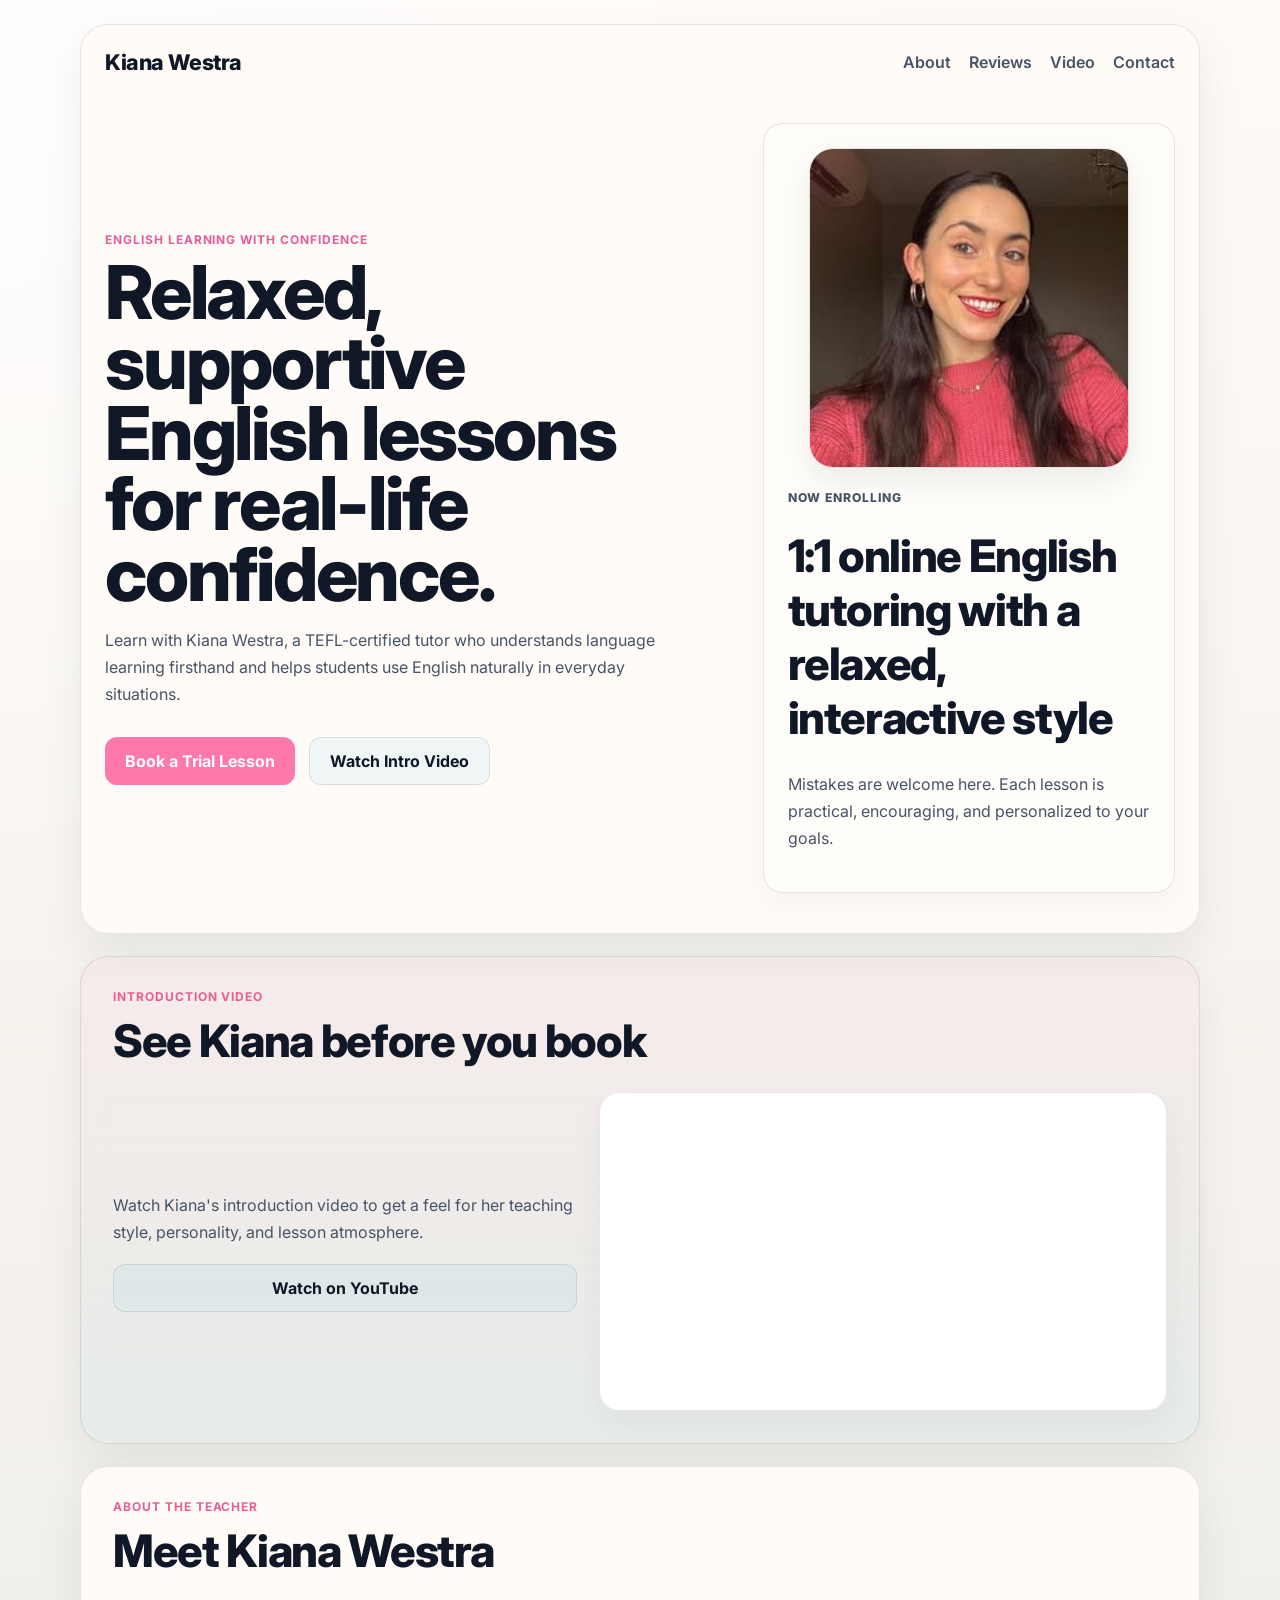
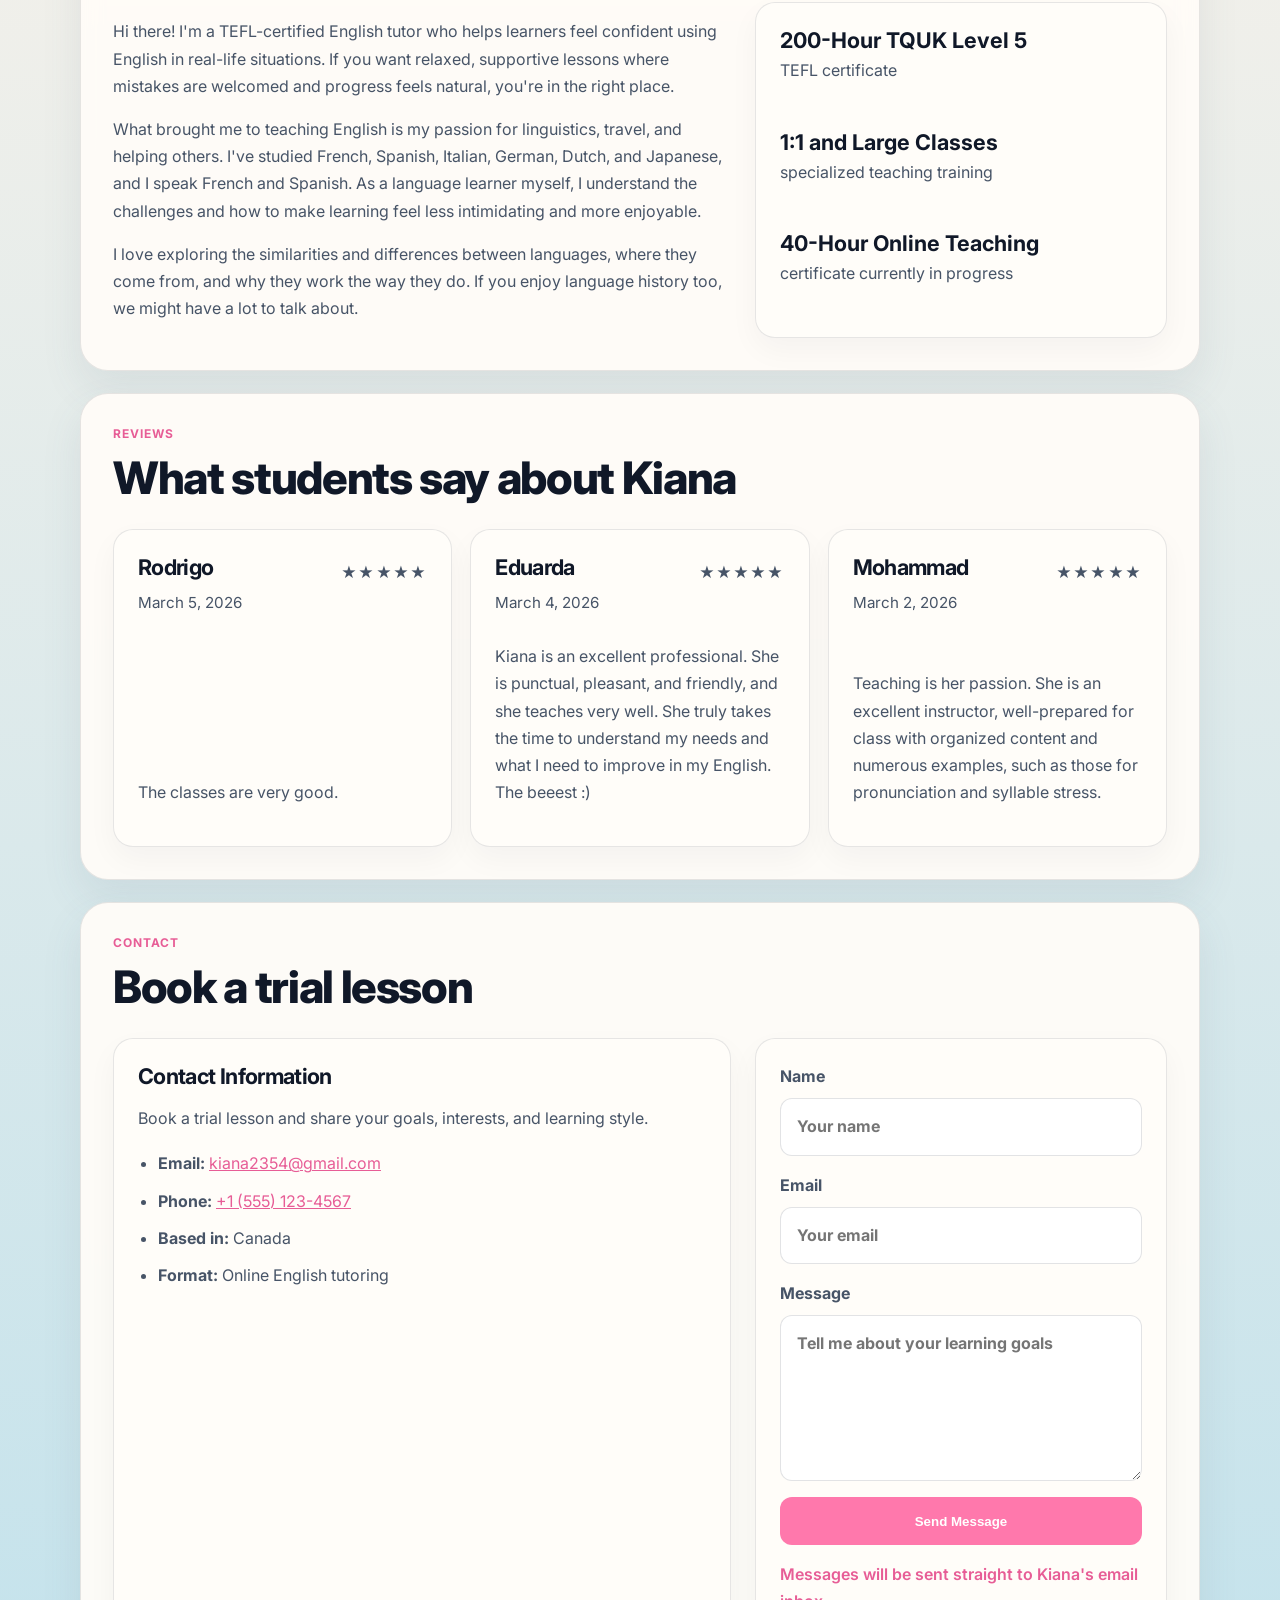
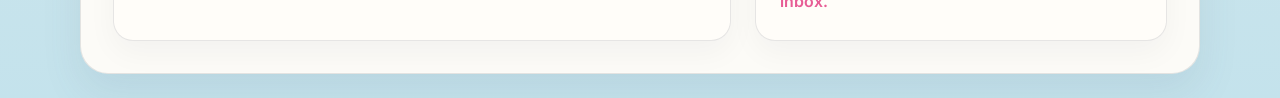
<file: index.html>
<!DOCTYPE html>
<html lang="en">
<head>
  <meta charset="UTF-8">
  <meta name="viewport" content="width=device-width, initial-scale=1.0">
  <title>Kiana Westra | English Tutor</title>
  <meta
    name="description"
    content="Relaxed, supportive English lessons with Kiana Westra."
  >
  <link rel="preconnect" href="https://fonts.googleapis.com">
  <link rel="preconnect" href="https://fonts.gstatic.com" crossorigin>
  <link
    href="https://fonts.googleapis.com/css2?family=Inter:wght@400;500;600;700;800&display=swap"
    rel="stylesheet"
  >
  <link rel="stylesheet" href="style.css">
</head>
<body>
  <div class="page-shell">
    <header class="hero">
      <nav class="topbar">
        <a class="brand" href="#home">Kiana Westra</a>
        <div class="nav-links">
          <a href="#about">About</a>
          <a href="#reviews">Reviews</a>
          <a href="#video">Video</a>
          <a href="#contact">Contact</a>
        </div>
      </nav>

      <section class="hero-content" id="home">
        <div class="hero-copy">
          <p class="eyebrow">English Learning With Confidence</p>
          <h1>Relaxed, supportive English lessons for real-life confidence.</h1>
          <p class="intro">
            Learn with Kiana Westra, a TEFL-certified tutor who understands
            language learning firsthand and helps students use English naturally
            in everyday situations.
          </p>
          <div class="hero-actions">
            <a class="button button-primary" href="#contact">Book a Trial Lesson</a>
            <a class="button button-secondary" href="#video">Watch Intro Video</a>
          </div>
        </div>

        <aside class="hero-card">
          <div class="portrait-card">
            <img
              class="portrait-image"
              src="pictures/kk.jpg"
              alt="Portrait of Kiana Westra"
            >
          </div>
          <div class="hero-summary">
            <p class="card-label">Now Enrolling</p>
            <h2>1:1 online English tutoring with a relaxed, interactive style</h2>
            <p>
              Mistakes are welcome here. Each lesson is practical, encouraging,
              and personalized to your goals.
            </p>
          </div>
        </aside>
      </section>
    </header>

    <main>
      <section class="section media-section" id="video">
        <div class="section-heading">
          <p class="eyebrow">Introduction Video</p>
          <h2>See Kiana before you book</h2>
        </div>
        <div class="video-shell">
          <div class="video-copy">
            <p>
              Watch Kiana's introduction video to get a feel for her teaching
              style, personality, and lesson atmosphere.
            </p>
            <a class="button button-secondary" href="https://www.youtube.com/watch?v=1ge4hLYOlJs">Watch on YouTube</a>
          </div>
          <div class="video-frame">
            <iframe
              src="https://www.youtube.com/embed/1ge4hLYOlJs?rel=0"
              title="Kiana Westra introduction video"
              loading="eager"
              allow="accelerometer; autoplay; clipboard-write; encrypted-media; gyroscope; picture-in-picture; web-share"
              referrerpolicy="strict-origin-when-cross-origin"
              allowfullscreen
            ></iframe>
          </div>
        </div>
      </section>

      <section class="section" id="about">
        <div class="section-heading">
          <p class="eyebrow">About The Teacher</p>
          <h2>Meet Kiana Westra</h2>
        </div>
        <div class="about-grid">
          <div class="about-copy">
            <p>
              Hi there! I'm a TEFL-certified English tutor who helps learners
              feel confident using English in real-life situations. If you want
              relaxed, supportive lessons where mistakes are welcomed and
              progress feels natural, you're in the right place.
            </p>
            <p>
              What brought me to teaching English is my passion for linguistics,
              travel, and helping others. I've studied French, Spanish,
              Italian, German, Dutch, and Japanese, and I speak French and
              Spanish. As a language learner myself, I understand the
              challenges and how to make learning feel less intimidating and
              more enjoyable.
            </p>
            <p>
              I love exploring the similarities and differences between
              languages, where they come from, and why they work the way they
              do. If you enjoy language history too, we might have a lot to
              talk about.
            </p>
          </div>
          <div class="stats-card">
            <div>
              <strong>200-Hour TQUK Level 5</strong>
              <span>TEFL certificate</span>
            </div>
            <div>
              <strong>1:1 and Large Classes</strong>
              <span>specialized teaching training</span>
            </div>
            <div>
              <strong>40-Hour Online Teaching</strong>
              <span>certificate currently in progress</span>
            </div>
          </div>
        </div>
      </section>

      <section class="section" id="reviews">
        <div class="section-heading">
          <p class="eyebrow">Reviews</p>
          <h2>What students say about Kiana</h2>
        </div>
        <div class="cards">
          <article class="info-card review-card">
            <div class="review-meta">
              <div class="review-header">
                <h3>Rodrigo</h3>
                <p class="review-stars" aria-label="5 out of 5 stars">&#9733;&#9733;&#9733;&#9733;&#9733;</p>
              </div>
              <p>March 5, 2026</p>
            </div>
            <p>The classes are very good.</p>
          </article>
          <article class="info-card review-card">
            <div class="review-meta">
              <div class="review-header">
                <h3>Eduarda</h3>
                <p class="review-stars" aria-label="5 out of 5 stars">&#9733;&#9733;&#9733;&#9733;&#9733;</p>
              </div>
              <p>March 4, 2026</p>
            </div>
            <p>
              Kiana is an excellent professional. She is punctual, pleasant, and
              friendly, and she teaches very well. She truly takes the time to
              understand my needs and what I need to improve in my English. The
              beeest :)
            </p>
          </article>
          <article class="info-card review-card">
            <div class="review-meta">
              <div class="review-header">
                <h3>Mohammad</h3>
                <p class="review-stars" aria-label="5 out of 5 stars">&#9733;&#9733;&#9733;&#9733;&#9733;</p>
              </div>
              <p>March 2, 2026</p>
            </div>
            <p>
              Teaching is her passion. She is an excellent instructor,
              well-prepared for class with organized content and numerous
              examples, such as those for pronunciation and syllable stress.
            </p>
          </article>
        </div>
      </section>

      <section class="section contact-section" id="contact">
        <div class="section-heading">
          <p class="eyebrow">Contact</p>
          <h2>Book a trial lesson</h2>
        </div>

        <div class="contact-grid">
          <div class="contact-card">
            <h3>Contact Information</h3>
            <p>Book a trial lesson and share your goals, interests, and learning style.</p>
            <ul class="contact-list">
              <li><strong>Email:</strong> <a href="mailto:kiana2354@gmail.com">kiana2354@gmail.com</a></li>
              <li><strong>Phone:</strong> <a href="tel:+15551234567">+1 (555) 123-4567</a></li>
              <li><strong>Based in:</strong> Canada</li>
              <li><strong>Format:</strong> Online English tutoring</li>
            </ul>
          </div>

          <form
            class="contact-form"
            id="contact-form"
            action="https://formsubmit.co/kiana2354@gmail.com"
            method="POST"
          >
            <input type="hidden" name="_subject" value="New trial lesson inquiry from Kiana Westra website">
            <input type="hidden" name="_template" value="table">
            <input type="hidden" name="_next" value="https://cyberkirbi.github.io/kiana-westra-website/thank-you.html">
            <input type="hidden" name="_captcha" value="false">
            <label>
              Name
              <input type="text" name="name" placeholder="Your name" required>
            </label>
            <label>
              Email
              <input type="email" name="email" placeholder="Your email" required>
            </label>
            <label>
              Message
              <textarea name="message" rows="5" placeholder="Tell me about your learning goals" required></textarea>
            </label>
            <button class="button button-primary" type="submit">Send Message</button>
            <p class="form-note" id="form-note" aria-live="polite">
              Messages will be sent straight to Kiana's email inbox.
            </p>
          </form>
        </div>
      </section>
    </main>
  </div>
  <script src="script.js"></script>
</body>
</html>
</file>
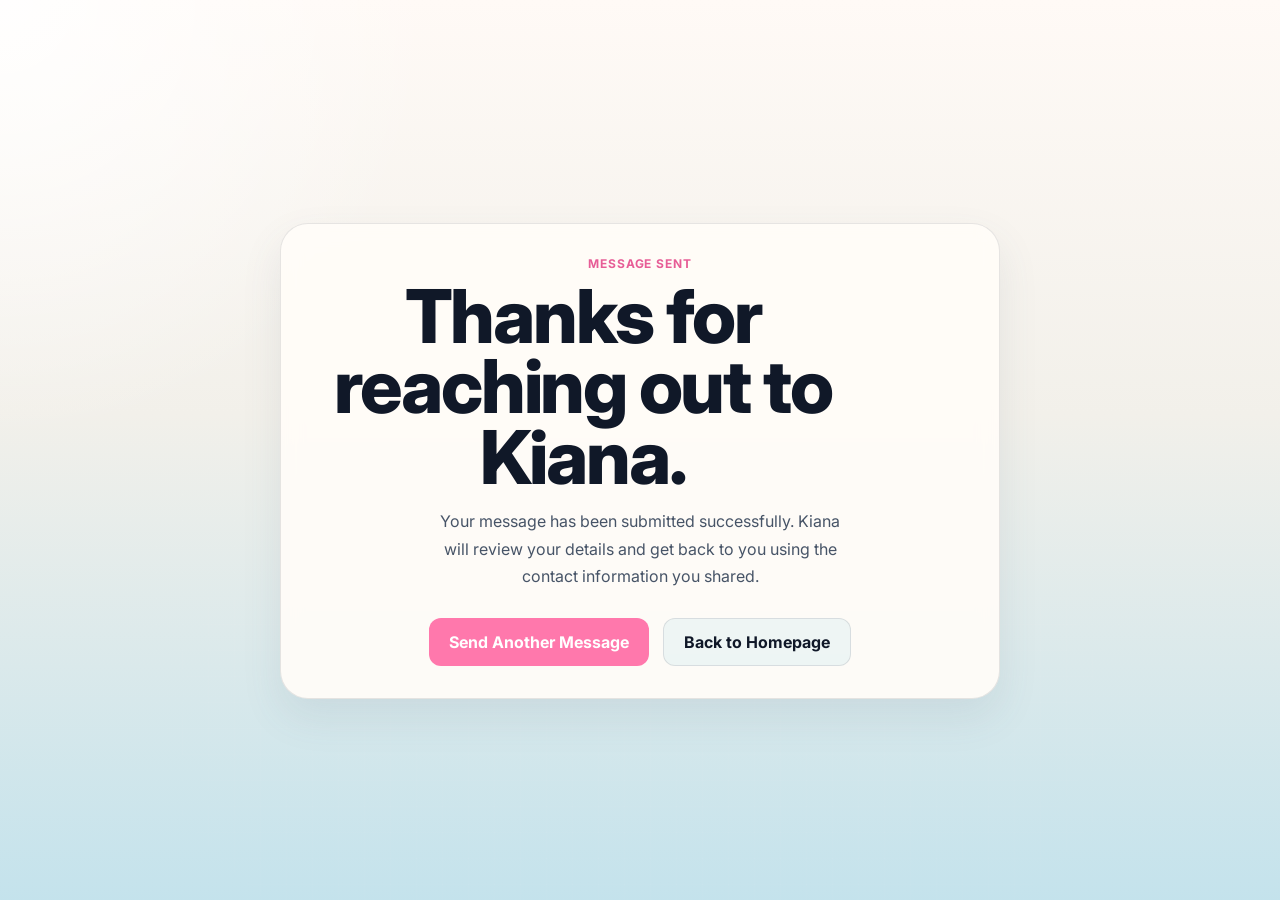
<file: thank-you.html>
<!DOCTYPE html>
<html lang="en">
<head>
  <meta charset="UTF-8">
  <meta name="viewport" content="width=device-width, initial-scale=1.0">
  <title>Thank You | Kiana Westra</title>
  <meta
    name="description"
    content="Thank you for contacting Kiana Westra."
  >
  <link rel="preconnect" href="https://fonts.googleapis.com">
  <link rel="preconnect" href="https://fonts.gstatic.com" crossorigin>
  <link
    href="https://fonts.googleapis.com/css2?family=Inter:wght@400;500;600;700;800&display=swap"
    rel="stylesheet"
  >
  <link rel="stylesheet" href="style.css">
</head>
<body>
  <main class="thank-you-page">
    <section class="section thank-you-card">
      <p class="eyebrow">Message Sent</p>
      <h1>Thanks for reaching out to Kiana.</h1>
      <p class="thank-you-copy">
        Your message has been submitted successfully. Kiana will review your
        details and get back to you using the contact information you shared.
      </p>
      <div class="hero-actions">
        <a class="button button-primary" href="index.html#contact">Send Another Message</a>
        <a class="button button-secondary" href="index.html">Back to Homepage</a>
      </div>
    </section>
  </main>
</body>
</html>
</file>
<file: style.css>
:root {
  --bg: #f2f0ea;
  --bg-accent: #a8d5e3;
  --surface: rgba(255, 252, 248, 0.94);
  --surface-strong: #fffdf9;
  --text: #101828;
  --muted: #475467;
  --line: rgba(16, 24, 40, 0.1);
  --primary: #ff78ac;
  --primary-deep: #e75d96;
  --secondary: #a8d5e3;
  --shadow: 0 18px 40px rgba(77, 94, 114, 0.1);
}

* {
  box-sizing: border-box;
}

html {
  scroll-behavior: smooth;
}

body {
  margin: 0;
  font-family: "Inter", sans-serif;
  color: var(--text);
  background:
    radial-gradient(circle at top left, rgba(255, 255, 255, 0.9), transparent 28%),
    linear-gradient(180deg, #fffaf6 0%, var(--bg) 46%, rgba(168, 213, 227, 0.68) 100%);
}

body::before {
  content: "";
  position: fixed;
  inset: 0;
  background-image:
    linear-gradient(rgba(255, 255, 255, 0.18) 1px, transparent 1px),
    linear-gradient(90deg, rgba(255, 255, 255, 0.18) 1px, transparent 1px);
  background-size: 26px 26px;
  mask-image: radial-gradient(circle at center, black 58%, transparent 100%);
  pointer-events: none;
  opacity: 0.18;
}

.page-shell {
  width: min(1120px, calc(100% - 32px));
  margin: 24px auto;
}

.hero,
.section {
  position: relative;
  overflow: hidden;
  background: var(--surface);
  border: 1px solid var(--line);
  border-radius: 28px;
  box-shadow: var(--shadow);
  backdrop-filter: blur(10px);
}

.hero {
  padding: 24px 24px 40px;
}

.topbar {
  display: flex;
  align-items: center;
  justify-content: space-between;
  gap: 16px;
}

.brand,
.nav-links a,
.button {
  text-decoration: none;
}

.brand {
  font-size: 1.35rem;
  font-weight: 800;
  letter-spacing: -0.02em;
  color: var(--text);
}

.nav-links {
  display: flex;
  gap: 18px;
  flex-wrap: wrap;
}

.nav-links a {
  color: var(--muted);
  font-weight: 600;
}

.hero-content {
  display: grid;
  grid-template-columns: 1.45fr 0.95fr;
  gap: 28px;
  align-items: center;
  padding-top: 48px;
}

.eyebrow {
  margin: 0 0 10px;
  color: var(--primary-deep);
  text-transform: uppercase;
  letter-spacing: 0.08em;
  font-size: 0.75rem;
  font-weight: 700;
}

h1,
h2,
h3,
blockquote {
  font-family: "Inter", sans-serif;
  margin: 0;
  letter-spacing: -0.03em;
}

h1 {
  font-size: clamp(2.8rem, 5.8vw, 4.8rem);
  line-height: 0.95;
  font-weight: 800;
  max-width: 11ch;
}

h2 {
  font-size: clamp(1.85rem, 3.6vw, 2.8rem);
  font-weight: 800;
}

h3 {
  font-size: 1.35rem;
  font-weight: 700;
  margin-bottom: 12px;
}

.intro,
.hero-card p,
.about-copy p,
.info-card p,
.contact-card p,
.contact-list,
.contact-form,
.stats-card span {
  color: var(--muted);
  line-height: 1.7;
}

.intro {
  max-width: 58ch;
  font-size: 1rem;
  margin: 18px 0 0;
}

.hero-actions {
  display: flex;
  flex-wrap: wrap;
  gap: 14px;
  margin-top: 28px;
}

.button {
  display: inline-flex;
  align-items: center;
  justify-content: center;
  min-height: 48px;
  padding: 0 20px;
  border-radius: 12px;
  font-weight: 700;
  transition: transform 180ms ease, background-color 180ms ease, color 180ms ease;
}

.button:hover,
.button:focus-visible {
  transform: translateY(-1px);
}

.button-primary {
  background: var(--primary);
  color: #ffffff;
  border: 0;
}

.button-primary:hover,
.button-primary:focus-visible {
  background: var(--primary-deep);
}

.button-secondary {
  color: var(--text);
  border: 1px solid var(--line);
  background: rgba(168, 213, 227, 0.18);
}

.hero-card,
.stats-card,
.info-card,
.contact-card,
.contact-form {
  background: var(--surface-strong);
  border: 1px solid var(--line);
  border-radius: 20px;
  box-shadow: 0 12px 30px rgba(16, 24, 40, 0.04);
}

.hero-card {
  padding: 24px;
  display: grid;
  gap: 20px;
}

.card-label {
  margin: 0 0 10px;
  font-size: 0.76rem;
  font-weight: 800;
  letter-spacing: 0.08em;
  text-transform: uppercase;
  color: var(--primary);
}

.portrait-card {
  display: grid;
  justify-items: center;
}

.portrait-image {
  display: block;
  width: min(100%, 320px);
  aspect-ratio: 1 / 1;
  object-fit: cover;
  object-position: center;
  border-radius: 24px;
  border: 1px solid var(--line);
  box-shadow: 0 12px 30px rgba(16, 24, 40, 0.08);
}

.hero-summary {
  display: grid;
  gap: 10px;
}

.feature-list,
.contact-list {
  margin: 18px 0 0;
  padding-left: 20px;
}

.feature-list li,
.contact-list li {
  margin-bottom: 10px;
}

.section {
  margin-top: 22px;
  padding: 32px;
}

.section-heading {
  margin-bottom: 24px;
}

.about-grid,
.contact-grid {
  display: grid;
  grid-template-columns: 1.2fr 0.8fr;
  gap: 24px;
}

.stats-card {
  display: grid;
  gap: 18px;
  padding: 24px;
}

.stats-card strong {
  display: block;
  font-size: 1.35rem;
  margin-bottom: 4px;
}

.cards {
  display: grid;
  grid-template-columns: repeat(3, minmax(0, 1fr));
  gap: 18px;
}

.info-card,
.contact-card,
.contact-form {
  padding: 24px;
}

.review-card {
  display: flex;
  flex-direction: column;
  justify-content: space-between;
  gap: 12px;
}

.review-meta p {
  margin: 0;
  color: var(--muted);
  font-size: 0.95rem;
  line-height: 1.5;
}

.review-header {
  display: flex;
  align-items: center;
  justify-content: space-between;
  gap: 12px;
}

.review-stars {
  margin: 0;
  color: var(--primary);
  letter-spacing: 0.08em;
  font-size: 1rem;
}

.media-section {
  background: linear-gradient(180deg, rgba(255, 120, 172, 0.06), rgba(168, 213, 227, 0.16));
}

.video-shell {
  display: grid;
  grid-template-columns: 0.9fr 1.1fr;
  gap: 22px;
  align-items: center;
}

.video-copy {
  display: grid;
  gap: 18px;
}

.video-copy p {
  margin: 0;
  color: var(--muted);
  line-height: 1.7;
}

.video-frame {
  overflow: hidden;
  background: #ffffff;
  border: 1px solid var(--line);
  border-radius: 20px;
  box-shadow: 0 12px 30px rgba(16, 24, 40, 0.05);
  aspect-ratio: 16 / 9;
}

.video-frame iframe {
  display: block;
  width: 100%;
  height: 100%;
  border: 0;
}

.contact-form {
  display: grid;
  gap: 16px;
}

.contact-form label {
  display: grid;
  gap: 8px;
  font-weight: 700;
}

.contact-form input,
.contact-form textarea {
  width: 100%;
  border: 1px solid rgba(16, 24, 40, 0.12);
  border-radius: 12px;
  padding: 14px 16px;
  font: inherit;
  color: var(--text);
  background: #ffffff;
}

.contact-form input:focus,
.contact-form textarea:focus {
  outline: 2px solid rgba(255, 120, 172, 0.2);
  border-color: var(--primary);
}

.contact-card a {
  color: var(--primary-deep);
  text-decoration-thickness: 1px;
}

.form-note {
  min-height: 24px;
  margin: 0;
  color: var(--primary-deep);
  font-weight: 600;
}

.thank-you-page {
  min-height: 100vh;
  display: grid;
  place-items: center;
  padding: 24px;
}

.thank-you-card {
  width: min(720px, 100%);
  text-align: center;
}

.thank-you-copy {
  max-width: 42ch;
  margin: 16px auto 0;
  color: var(--muted);
  line-height: 1.7;
}

.thank-you-card .hero-actions {
  justify-content: center;
}

@media (max-width: 900px) {
  .hero-content,
  .about-grid,
  .contact-grid,
  .cards,
  .video-shell {
    grid-template-columns: 1fr;
  }

  .hero-card {
    transform: none;
  }
}

@media (max-width: 640px) {
  .page-shell {
    width: min(100% - 20px, 1120px);
    margin: 10px auto 24px;
  }

  .hero,
  .section {
    border-radius: 22px;
    padding: 22px;
  }

  .topbar {
    flex-direction: column;
    align-items: flex-start;
  }

  .hero-content {
    padding-top: 30px;
  }

  .video-frame {
    aspect-ratio: 16 / 9;
  }
}
</file>
